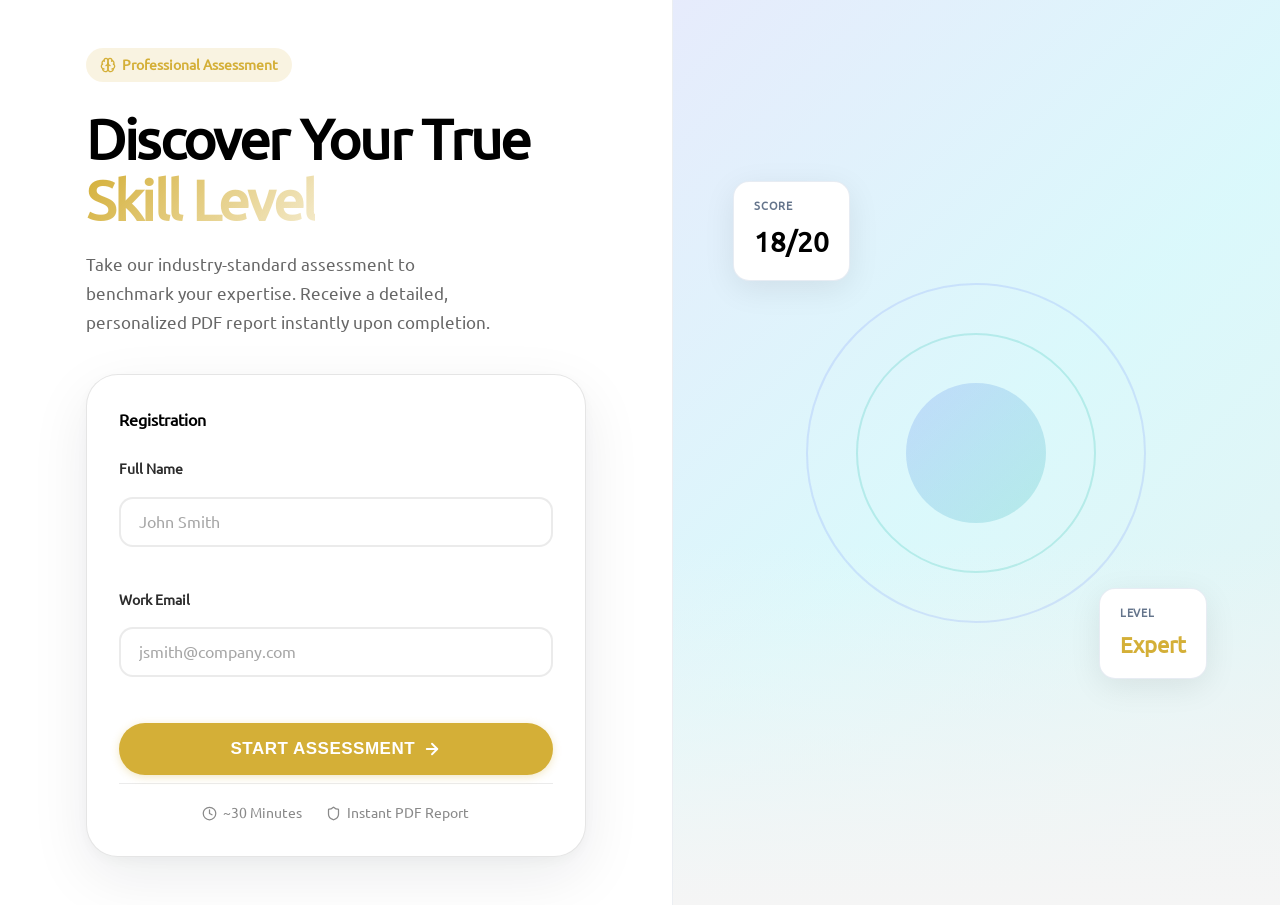
<file: index.html>
<!DOCTYPE html>
<html lang="en">
<head>
  <meta charset="UTF-8" />
  <meta name="viewport" content="width=device-width, initial-scale=1.0" />
  <title>Quiz Assessment Tool – Discover Your Skill Level</title>
  <meta name="description" content="Take our 20-question professional assessment and receive a detailed, downloadable PDF report instantly." />
  <link rel="preconnect" href="https://fonts.googleapis.com" />
  <link rel="preconnect" href="https://fonts.gstatic.com" crossorigin />
  <link href="https://fonts.googleapis.com/css2?family=Inter:wght@400;500;600;700;800&display=swap" rel="stylesheet" />
  <link rel="stylesheet" href="mmit-styles.css" />
  <link rel="stylesheet" href="styles.css" />
  <link rel="apple-touch-icon" sizes="180x180" href="./favicon_io/apple-touch-icon.png">
  <link rel="icon" type="image/png" sizes="32x32" href="./favicon_io/favicon-32x32.png">
  <link rel="icon" type="image/png" sizes="16x16" href="./favicon_io/favicon-16x16.png">
  <link rel="manifest" href="./favicon_io/site.webmanifest">
  <style>
    /* ── Landing-specific layout ── */
    .landing-wrap {
      min-height: 100vh;
      display: flex;
      flex-direction: row;
      position: relative;
      overflow: hidden;
      background: #fff;
    }

    /* Left column */
    .landing-left {
      flex: 1;
      display: flex;
      align-items: center;
      justify-content: center;
      padding: 3rem 2rem;
      z-index: 1;
      background: #fff;
    }
    .landing-content { width: 100%; max-width: 500px; }

    .page-title {
      font-size: clamp(2.25rem, 5vw, 3.5rem);
      font-weight: 800;
      line-height: 1.08;
      letter-spacing: -.03em;
      color: var(--slate-900);
      margin-bottom: 1.25rem;
    }
    .page-subtitle {
      font-size: 1.0625rem;
      line-height: 1.7;
      color: var(--slate-600);
      margin-bottom: 2.25rem;
      max-width: 420px;
    }

    /* Start form card */
    .start-card {
      background: var(--card);
      border: 1px solid var(--slate-100);
      border-radius: var(--radius-2xl);
      box-shadow: 0 20px 60px rgba(15,23,42,.08), 0 4px 16px rgba(15,23,42,.04);
      padding: 2rem;
    }
    .start-card .form-fields { display: flex; flex-direction: column; gap: 1.125rem; margin-bottom: 1.375rem; }

    /* Meta row */
    .meta-row {
      display: flex;
      align-items: center;
      justify-content: center;
      gap: 1.5rem;
      padding-top: 1.125rem;
      border-top: 1px solid var(--border);
      margin-top: .5rem;
      font-size: .875rem;
      font-weight: 500;
      color: var(--slate-500);
    }
    .meta-row span { display: flex; align-items: center; gap: .375rem; }

    /* Right column – hero image */
    .landing-right {
      flex: 1;
      position: relative;
      background: var(--slate-50);
      border-left: 1px solid rgba(226,232,240,.5);
      overflow: hidden;
      display: none;
    }
    @media(min-width:900px) { .landing-right { display: flex; align-items: center; justify-content: center; } }

    .hero-img {
      position: absolute;
      inset: 0;
      width: 100%;
      height: 100%;
      object-fit: cover;
      opacity: .88;
      mix-blend-mode: multiply;
    }
    .hero-fade {
      position: absolute;
      bottom: 0;
      left: 0;
      right: 0;
      height: 40%;
      background: linear-gradient(to top, var(--slate-50), transparent);
    }
  </style>
</head>
<body>

<div class="landing-wrap">
  <!-- Decorative blobs -->
  <div class="blob blob-tl"></div>
  <div class="blob blob-br"></div>

  <!-- Left: form -->
  <div class="landing-left">
    <div class="landing-content fade-up">

      <div class="chip" style="margin-bottom:1.75rem">
        <!-- brain icon -->
        <svg width="16" height="16" viewBox="0 0 24 24" fill="none" stroke="currentColor" stroke-width="2" stroke-linecap="round" stroke-linejoin="round"><path d="M12 5a3 3 0 1 0-5.997.125 4 4 0 0 0-2.526 5.77 4 4 0 0 0 .556 6.588A4 4 0 1 0 12 18Z"/><path d="M12 5a3 3 0 1 1 5.997.125 4 4 0 0 1 2.526 5.77 4 4 0 0 1-.556 6.588A4 4 0 1 1 12 18Z"/><path d="M15 13a4.5 4.5 0 0 1-3-4 4.5 4.5 0 0 1-3 4"/><path d="M17.599 6.5a3 3 0 0 0 .399-1.375"/><path d="M6.003 5.125A3 3 0 0 0 6.401 6.5"/><path d="M3.477 10.896a4 4 0 0 1 .585-.396"/><path d="M19.938 10.5a4 4 0 0 1 .585.396"/><path d="M6 18a4 4 0 0 1-1.967-.516"/><path d="M19.967 17.484A4 4 0 0 1 18 18"/></svg>
        Professional Assessment
      </div>

      <h1 class="page-title">
        Discover Your True<br>
        <span class="gradient-text">Skill Level</span>
      </h1>

      <p class="page-subtitle">
        <!-- 20-question -->
        Take our industry-standard assessment to benchmark your expertise. Receive a detailed, personalized PDF report instantly upon completion.
      </p>

      <div class="start-card">
        <form id="startForm" novalidate>
          <div class="form-fields">
            <div class="form-group">
              <p style="font-weight: bold;">Registration</p>
              <label for="name">Full Name</label>
              <input type="text" id="name" placeholder="John Smith" autocomplete="name" />
              <span class="field-error" id="nameErr">Please enter your name (at least 2 characters).</span>
            </div>
            <div class="form-group">
              <label for="email">Work Email</label>
              <input type="email" id="email" placeholder="jsmith@company.com" autocomplete="email" />
              <span class="field-error" id="emailErr">Please enter a valid email address.</span>
            </div>
          </div>

          <button type="submit" class="btn btn-primary btn-lg btn-full" id="startBtn">
            Start Assessment
            <svg width="18" height="18" viewBox="0 0 24 24" fill="none" stroke="currentColor" stroke-width="2.5" stroke-linecap="round" stroke-linejoin="round"><path d="M5 12h14"/><path d="m12 5 7 7-7 7"/></svg>
          </button>

          <div class="meta-row">
            <span>
              <svg width="15" height="15" viewBox="0 0 24 24" fill="none" stroke="currentColor" stroke-width="2" stroke-linecap="round" stroke-linejoin="round"><circle cx="12" cy="12" r="10"/><polyline points="12 6 12 12 16 14"/></svg>
              ~30 Minutes
            </span>
            <span>
              <svg width="15" height="15" viewBox="0 0 24 24" fill="none" stroke="currentColor" stroke-width="2" stroke-linecap="round" stroke-linejoin="round"><path d="M20 13c0 5-3.5 7.5-7.66 8.95a1 1 0 0 1-.67-.01C7.5 20.5 4 18 4 13V6a1 1 0 0 1 1-1c2 0 4.5-1.2 6.24-2.72a1.17 1.17 0 0 1 1.52 0C14.51 3.81 17 5 19 5a1 1 0 0 1 1 1z"/></svg>
              Instant PDF Report
            </span>
          </div>
        </form>
      </div>

    </div>
  </div>

  <!-- Right: decorative panel -->
  <div class="landing-right">
    <!-- Gradient visual panel if no image is available -->
    <div style="position:absolute;inset:0;background:linear-gradient(135deg,#e0e7ff 0%,#cffafe 50%,#e0f2f1 100%);opacity:.7;"></div>
    <div class="hero-fade"></div>
    <!-- Decorative circles -->
    <div style="position:absolute;width:340px;height:340px;border-radius:50%;border:2px solid rgba(79,110,247,.15);top:50%;left:50%;transform:translate(-50%,-50%);"></div>
    <div style="position:absolute;width:240px;height:240px;border-radius:50%;border:2px solid rgba(20,184,166,.2);top:50%;left:50%;transform:translate(-50%,-50%);"></div>
    <div style="position:absolute;width:140px;height:140px;border-radius:50%;background:linear-gradient(135deg,rgba(79,110,247,.2),rgba(20,184,166,.2));top:50%;left:50%;transform:translate(-50%,-50%);"></div>
    <!-- Floating stat cards -->
    <div style="position:absolute;top:20%;left:10%;background:white;border-radius:1rem;padding:1rem 1.25rem;box-shadow:0 8px 32px rgba(0,0,0,.08);border:1px solid rgba(226,232,240,.8);">
      <div style="font-size:.6875rem;font-weight:700;text-transform:uppercase;letter-spacing:.06em;color:#64748b;margin-bottom:.25rem;">Score</div>
      <div style="font-size:1.75rem;font-weight:800;color:#000000;">18/20</div>
    </div>
    <div style="position:absolute;bottom:25%;right:12%;background:white;border-radius:1rem;padding:1rem 1.25rem;box-shadow:0 8px 32px rgba(0,0,0,.08);border:1px solid rgba(226,232,240,.8);">
      <div style="font-size:.6875rem;font-weight:700;text-transform:uppercase;letter-spacing:.06em;color:#64748b;margin-bottom:.25rem;">Level</div>
      <div style="font-size:1.375rem;font-weight:800;color:#D4AF37;">Expert</div>
    </div>
  </div>
</div>

<script>
  const form = document.getElementById('startForm');
  const nameInput = document.getElementById('name');
  const emailInput = document.getElementById('email');
  const nameErr = document.getElementById('nameErr');
  const emailErr = document.getElementById('emailErr');

  function validateName(v) { return v.trim().length >= 2; }
  function validateEmail(v) { return /^[^\s@]+@[^\s@]+\.[^\s@]+$/.test(v.trim()); }

  function showErr(input, errEl, show) {
    input.classList.toggle('error', show);
    errEl.classList.toggle('visible', show);
  }

  nameInput.addEventListener('input', () => showErr(nameInput, nameErr, !validateName(nameInput.value)));
  emailInput.addEventListener('input', () => showErr(emailInput, emailErr, !validateEmail(emailInput.value)));

  form.addEventListener('submit', e => {
    e.preventDefault();
    const nameOk = validateName(nameInput.value);
    const emailOk = validateEmail(emailInput.value);
    showErr(nameInput, nameErr, !nameOk);
    showErr(emailInput, emailErr, !emailOk);
    if (!nameOk || !emailOk) return;

    sessionStorage.setItem('qa_name', nameInput.value.trim());
    sessionStorage.setItem('qa_email', emailInput.value.trim());
    sessionStorage.removeItem('qa_answers');
    sessionStorage.removeItem('qa_result');
    window.location.href = 'main.html';
  });
</script>

</body>
</html>
</file>
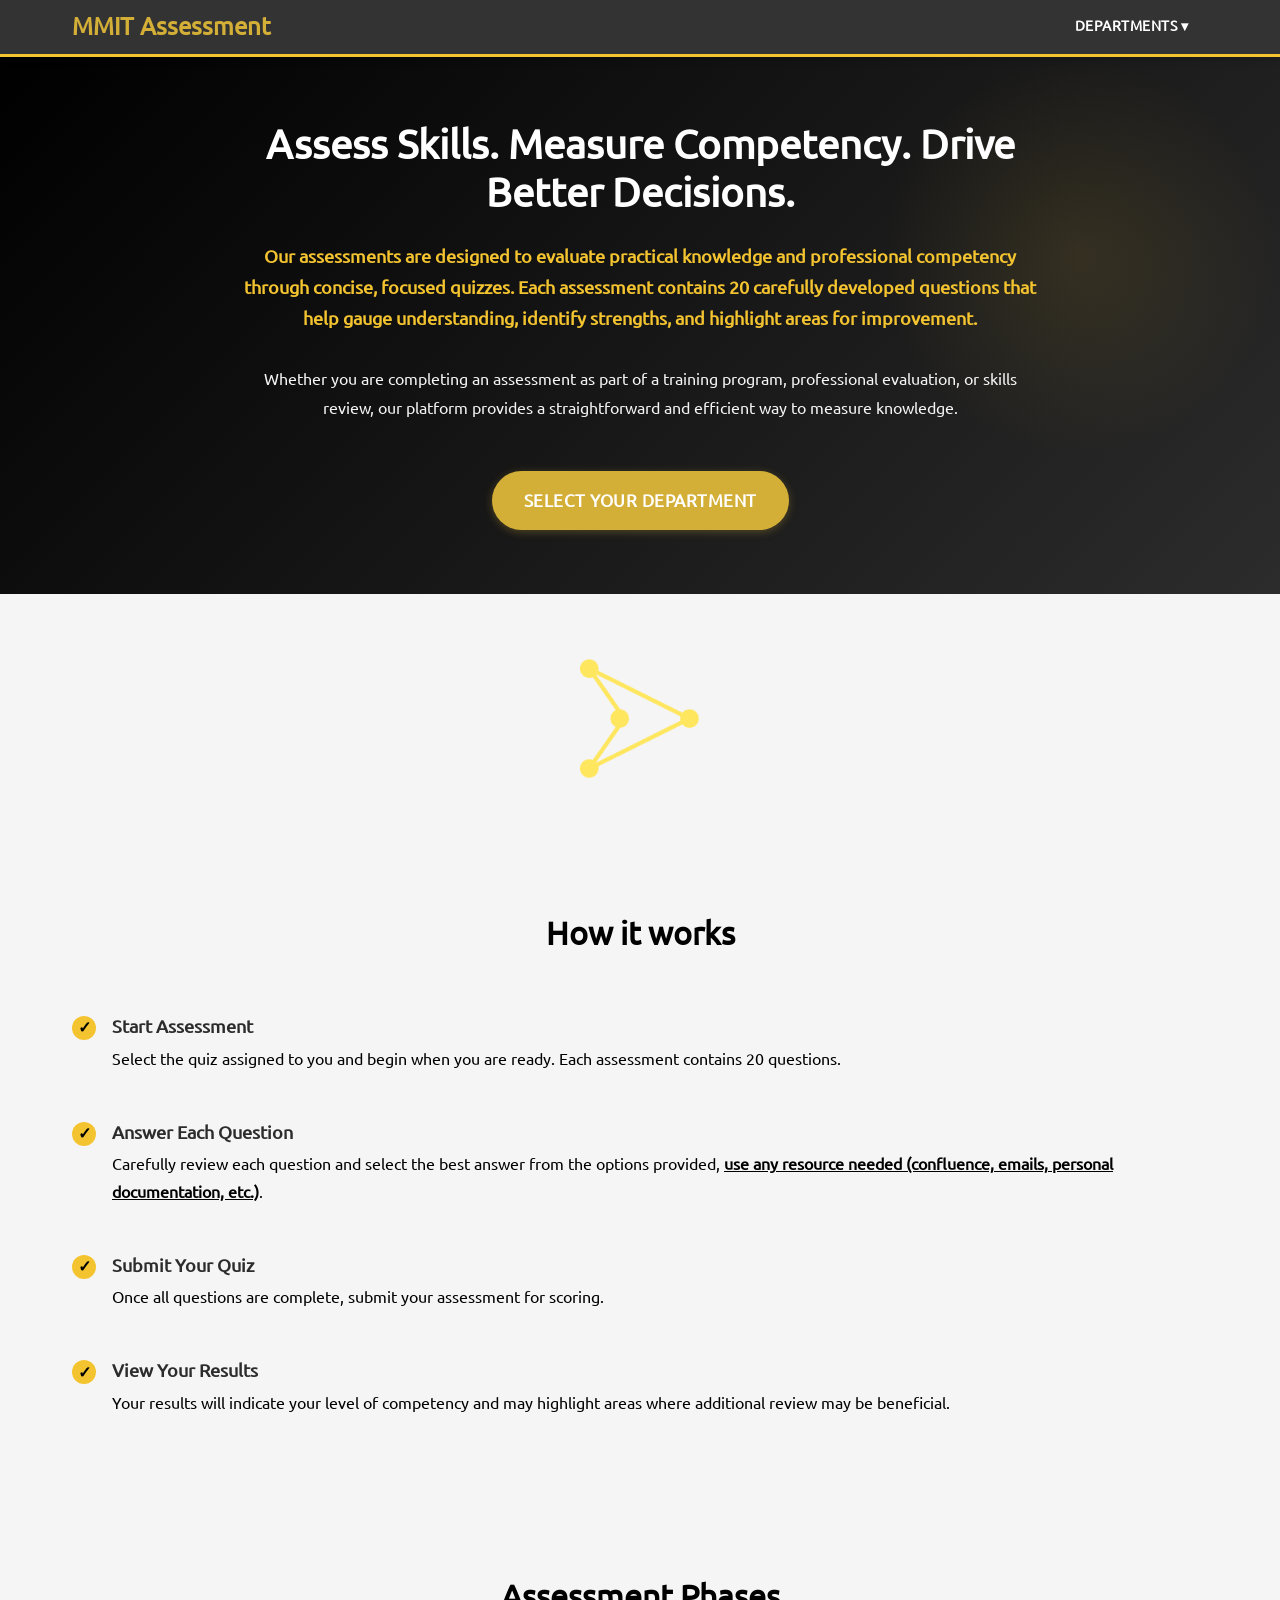
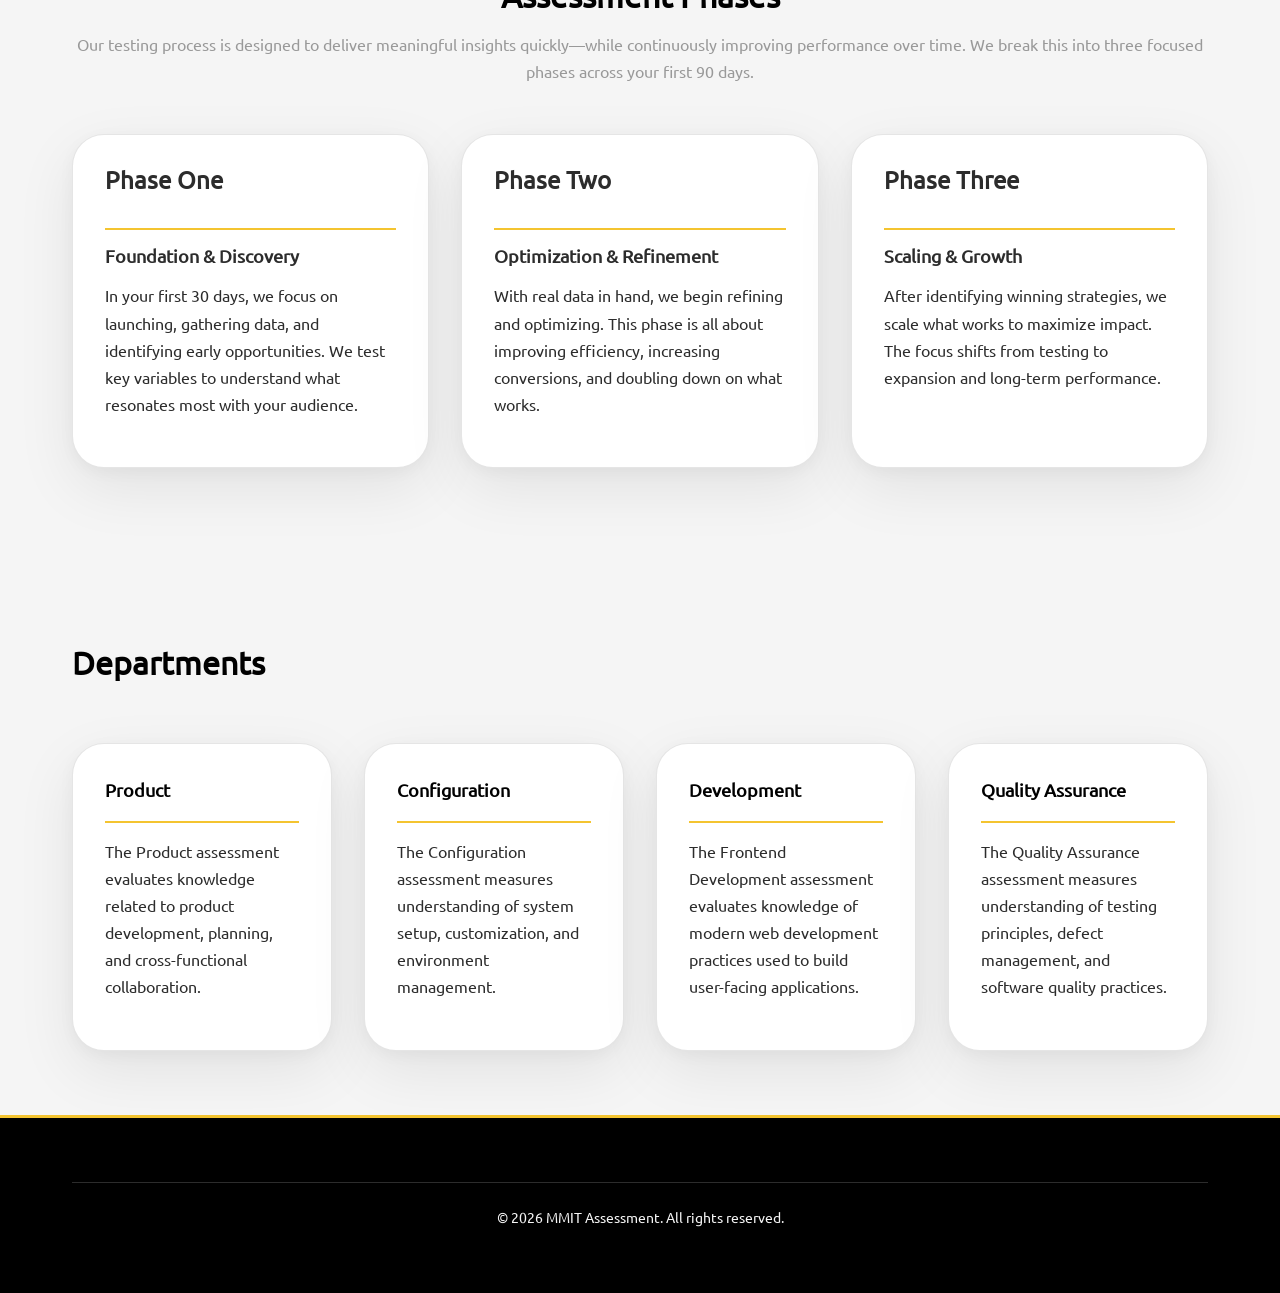
<file: main.html>
<!DOCTYPE html>
<html lang="en">
  <head>
    <meta charset="UTF-8" />
    <meta name="viewport" content="width=device-width, initial-scale=1.0" />
    <title>MMIT Landing Page</title>
    <link rel="stylesheet" href="mmit-styles.css" />
    <link rel="stylesheet" href="styles.css">
    <meta name="description" content="Modern healthcare-focused product landing page using the MMIT style guide." />
    <style>
      header {
        background:#333;
        padding:0;
      }

      .navbar ul{
        list-style:none;
        margin:0;
        padding:0;
        display:flex;
      }

      .navbar li{
        position:relative;
      }

      .navbar a{
        display:block;
        padding:15px 20px;
        color:white;
        text-decoration:none;
      }

      .navbar a:hover{
        background:#444;
      }

      /* Dropdown */
      .dropdown-menu{
        display:none;
        position:absolute;
        top:100%;
        left:0;
        background:#444;
        min-width:180px;
        flex-direction:column;
      }

      .dropdown-menu a{
        padding:12px 16px;
      }

      .dropdown:hover .dropdown-menu{
        display:block;
      }

      .quiz-card-link:hover {
        text-decoration: none;
      }
    </style>
  </head>
  <body>
    <header>
      <nav class="container navbar">
        <div class="logo" style="color: #D4AF37;">MMIT Assessment</div>
        <ul>
          <li class="dropdown">
            <a href="#!">Departments ▾</a>
            <div class="dropdown-menu">
              <a href="#">Configuration</a>
              <a href="./quiz-instructions.html">Developer</a>
              <a href="#">Product</a>
              <a href="#">Quality Assurance</a>
            </div>
          </li>
        </ul>
      </nav>
    </header>

    <main>
      <section class="hero" aria-label="Hero">
        <div class="hero-content">
          <!-- <p class="badge badge-primary">Launch faster · Scale smarter</p> -->
          <h1>Assess Skills. Measure Competency. Drive Better Decisions.</h1>
          <p class="hero-subtitle">Our assessments are designed to evaluate practical knowledge and professional competency through concise, focused quizzes. Each assessment contains 20 carefully developed questions that help gauge understanding, identify strengths, and highlight areas for improvement.</p>
          <p class="hero-description">
            Whether you are completing an assessment as part of a training program, professional evaluation, or skills review, our platform provides a straightforward and efficient way to measure knowledge.
          </p>
          <div class="flex flex-center gap-lg" >
            <a href="#features" class="btn btn-primary btn-lg">Select Your Department</a>
          </div>
        </div>
      </section>
      <section style="text-align: center;">
        <img src="./mmit-logo.png" alt="MMIT Logo" style="width: 120px; height: 120px;">
      </section>
      <section id="about">
        <div class="container grid grid-2 gap-xl">
          <div>
            <div class="section-header">
              <!-- <p class="section-header-accent">Our Standards</p> -->
              <h2>How it works</h2>
            </div>
            <ul class="feature-list">
              
              <li class="feature-item">
                <span class="feature-icon">✓</span>
                <div class="feature-content">
                  <h4>Start Assessment</h4>
                  <p>Select the quiz assigned to you and begin when you are ready. Each assessment contains 20 questions.</p>
                </div>
              </li>
              <li class="feature-item">
                <span class="feature-icon">✓</span>
                <div class="feature-content">
                  <h4>Answer Each Question</h4>
                  <p>Carefully review each question and select the best answer from the options provided, <span style="text-decoration: underline; font-weight: bold;">use any resource needed (confluence, emails, personal documentation, etc.)</span>.</p>
                </div>
              </li>
              <li class="feature-item">
                <span class="feature-icon">✓</span>
                <div class="feature-content">
                  <h4>Submit Your Quiz</h4>
                  <p>Once all questions are complete, submit your assessment for scoring.</p>
                </div>
              </li>

              <li class="feature-item">
                <span class="feature-icon">✓</span>
                <div class="feature-content">
                  <h4>View Your Results</h4>
                  <p>Your results will indicate your level of competency and may highlight areas where additional review may be beneficial.</p>
                </div>
              </li>
            </ul>
          </div>
        </div>
      </section>
      <section id="tips">
        <div class="container">
          <div class="section-header">
            <h2>Assessment Phases</h2>
            <p class="text-muted">Our testing process is designed to deliver meaningful insights quickly—while continuously improving performance over time. We break this into three focused phases across your first 90 days.</p>
          </div>

          <div class="grid grid-3">
            <div class="card">
              <div class="card-header">
                <h3>Phase One</h3>
              </div>
              <div class="card-body">
                <h4>Foundation & Discovery</h4>
                <p>In your first 30 days, we focus on launching, gathering data, and identifying early opportunities. We test key variables to understand what resonates most with your audience.</p>
              </div>
            </div>

            <div class="card">
              <div class="card-header">
                <h3>Phase Two</h3>
              </div>
              <div class="card-body">
                <h4>Optimization & Refinement</h4>
                <p>With real data in hand, we begin refining and optimizing. This phase is all about improving efficiency, increasing conversions, and doubling down on what works.</p>
              </div>
            </div>

            <div class="card">
              <div class="card-header">
                <h3>Phase Three</h3>
              </div>
              <div class="card-body">
                <h4>Scaling & Growth</h4>
                <p>After identifying winning strategies, we scale what works to maximize impact. The focus shifts from testing to expansion and long-term performance.</p>
              </div>
            </div>
          </div>
        </div>
      </section>
      <section id="features" class="section-light">
        <div class="container">
          <div class="section-header">
            <!-- <h2>Everything your team needs to move faster</h2>
            <p class="text-muted">
              Our assessments are designed to measure applied knowledge and practical understanding of key concepts relevant to your role or training program.
            </p>
            <p class="text-muted">
              Each quiz includes 20 multiple-choice questions selected to cover core topics and commonly encountered scenarios. Questions are structured to evaluate not only factual knowledge but also the ability to apply that knowledge effectively.
            </p>
            <p class="text-muted">
              The goal of these assessments is to provide a clear and reliable snapshot of competency, helping both individuals and organizations understand current skill levels.
            </p> -->
          </div>
          <!-- <span class="text-muted" style="font-size: 18px;">&nbsp;(click below)</span> -->
          <h2 style="margin-bottom: 60px;">Departments</h2>
          <a class="quiz-card-link" href="">
            <div class="grid grid-4">
              <div class="card">
                <div class="card-header">Product</div>
                <div class="card-body">
                  <p>
                    The Product assessment evaluates knowledge related to product development, planning, and cross-functional collaboration.
                    <!-- 
                    Questions focus on areas such as product strategy, requirements definition, prioritization, user experience considerations, and working with engineering teams. This assessment measures the ability to translate business needs and user insights into clear product direction.
                    -->
                  </p>
                </div>
              </div>
            </a>
            <a class="quiz-card-link" href="">
              <div class="card">
                <div class="card-header">Configuration</div>
                <div class="card-body">
                  <p>
                    The Configuration assessment measures understanding of system setup, customization, and environment management.
                    <!-- 
                    Questions focus on configuration best practices, platform settings, workflow setup, and maintaining system consistency across environments. This quiz is designed to evaluate a candidate’s ability to configure systems effectively while supporting operational stability and scalability.
                    -->
                  </p>
                </div>
              </div>
            </a>
            <a class="quiz-card-link" href="./quiz-instructions.html">
              <div class="card">
                <div class="card-header">Development</div>
                <div class="card-body">
                  <p>
                    The Frontend Development assessment evaluates knowledge of modern web development practices used to build user-facing applications.
                  </p>
                    <!-- 
                    Questions focus on core concepts such as HTML, CSS, JavaScript, responsive design, performance, and common development workflows. This quiz is designed to measure a developer’s ability to create accessible, maintainable, and user-friendly interfaces.
                     -->
                </div>
              </div>
            </a>
            <a class="quiz-card-link" href="">
              <div class="card">
                <div class="card-header">Quality Assurance</div>
                <div class="card-body">
                  <p>
                    The Quality Assurance assessment measures understanding of testing principles, defect management, and software quality practices.
                    <!-- 
                    Questions cover topics such as test planning, test case design, regression testing, automation fundamentals, and bug reporting. The goal of this assessment is to evaluate a candidate’s ability to identify issues, ensure reliability, and support the delivery of high-quality software.
                    -->
                  </p>
                </div>
              </div>
            </a>
          </div>
        </div>
      </section>
    </main>

    <footer>
      <div class="container">
        <div class="footer-content" style="display: none;">
          <div class="footer-section">
            <h3>Need Help?</h3>
            <a href="#">Contact Support</a>
            <a href="#">Quiz Policies</a>
            <a href="#">Technical Guide</a>
          </div>
          <div class="footer-section">
            <h3>Quick Links</h3>
            <a href="#getting-started">Getting Started</a>
            <a href="#tips">Pro Tips</a>
            <a href="#faq">FAQ</a>
          </div>
          <div class="footer-section">
            <h3>Stay Ready</h3>
            <p class="text-muted">Make sure your device is fully charged and your browser is updated before beginning a quiz.</p>
          </div>
        </div>
        <div class="footer-bottom">
          &copy; 2026 MMIT Assessment. All rights reserved.
        </div>
      </div>
    </footer>
  </body>
</html>
</file>
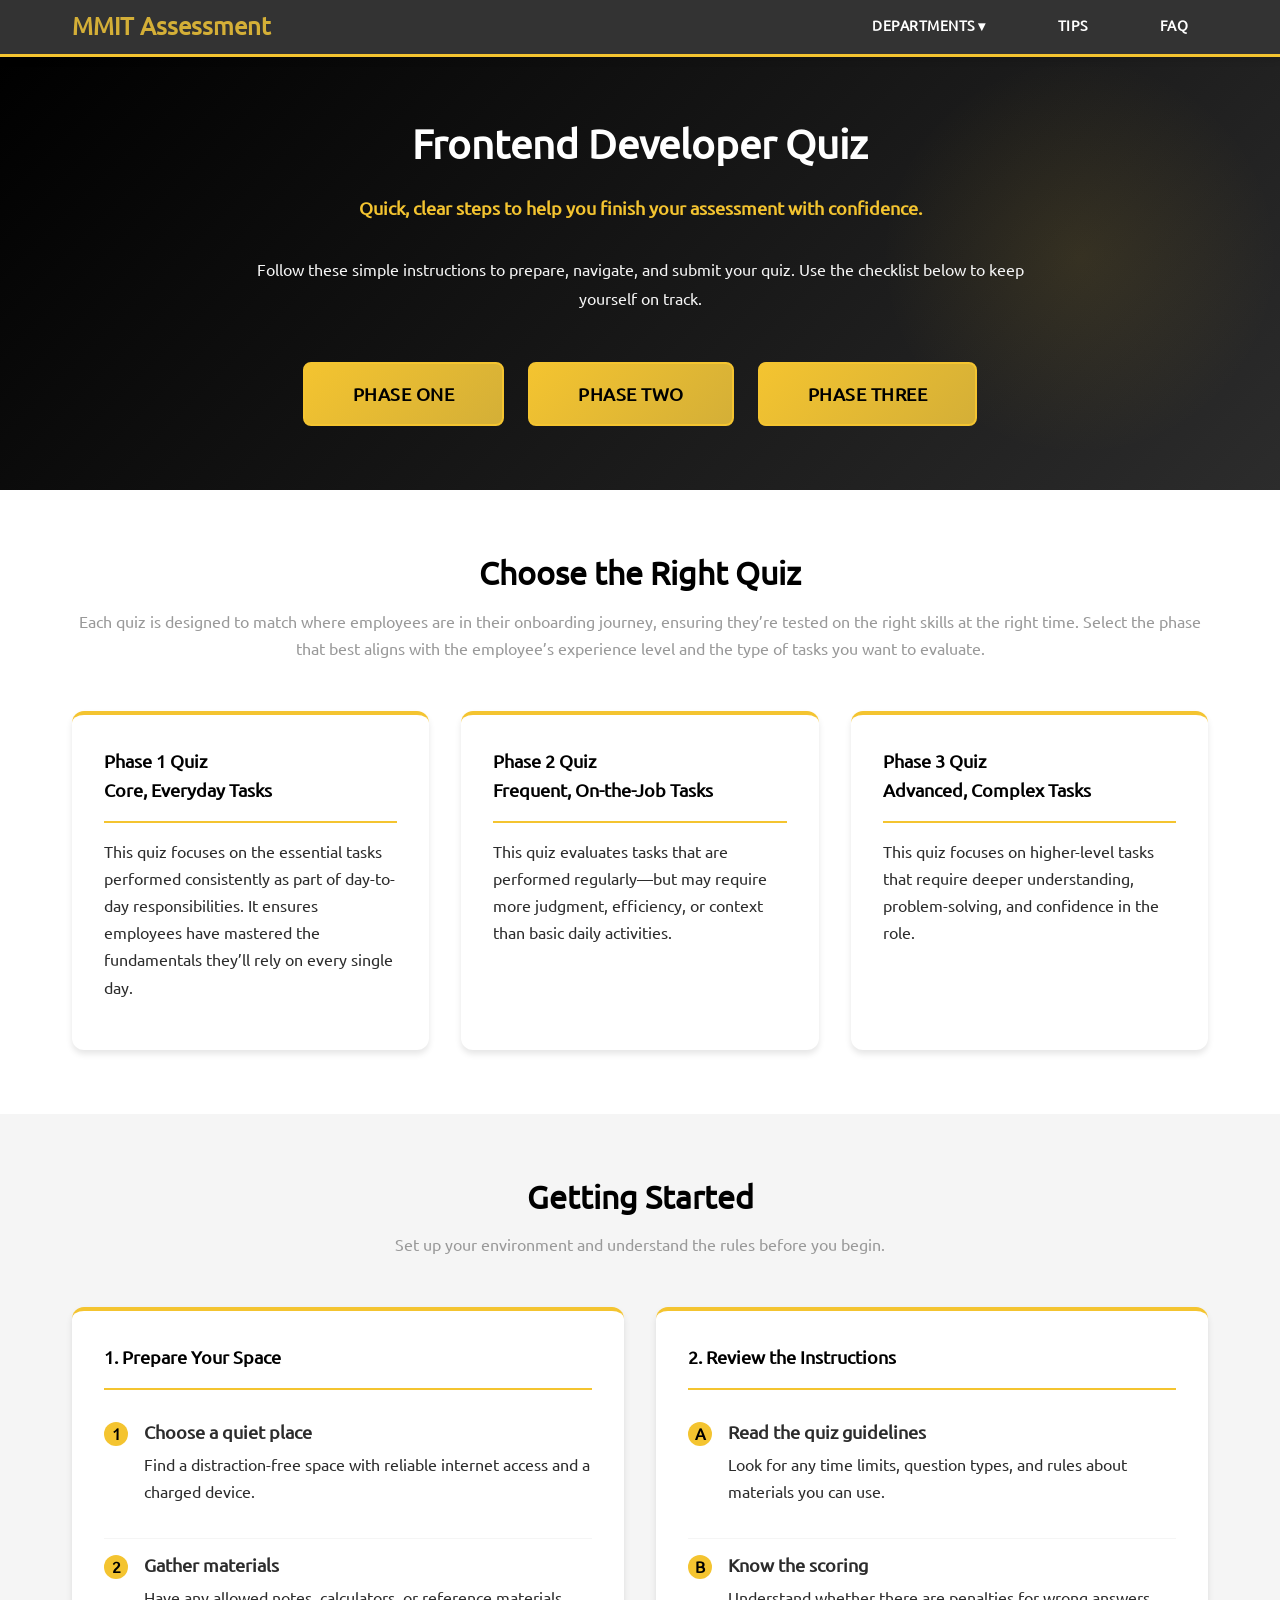
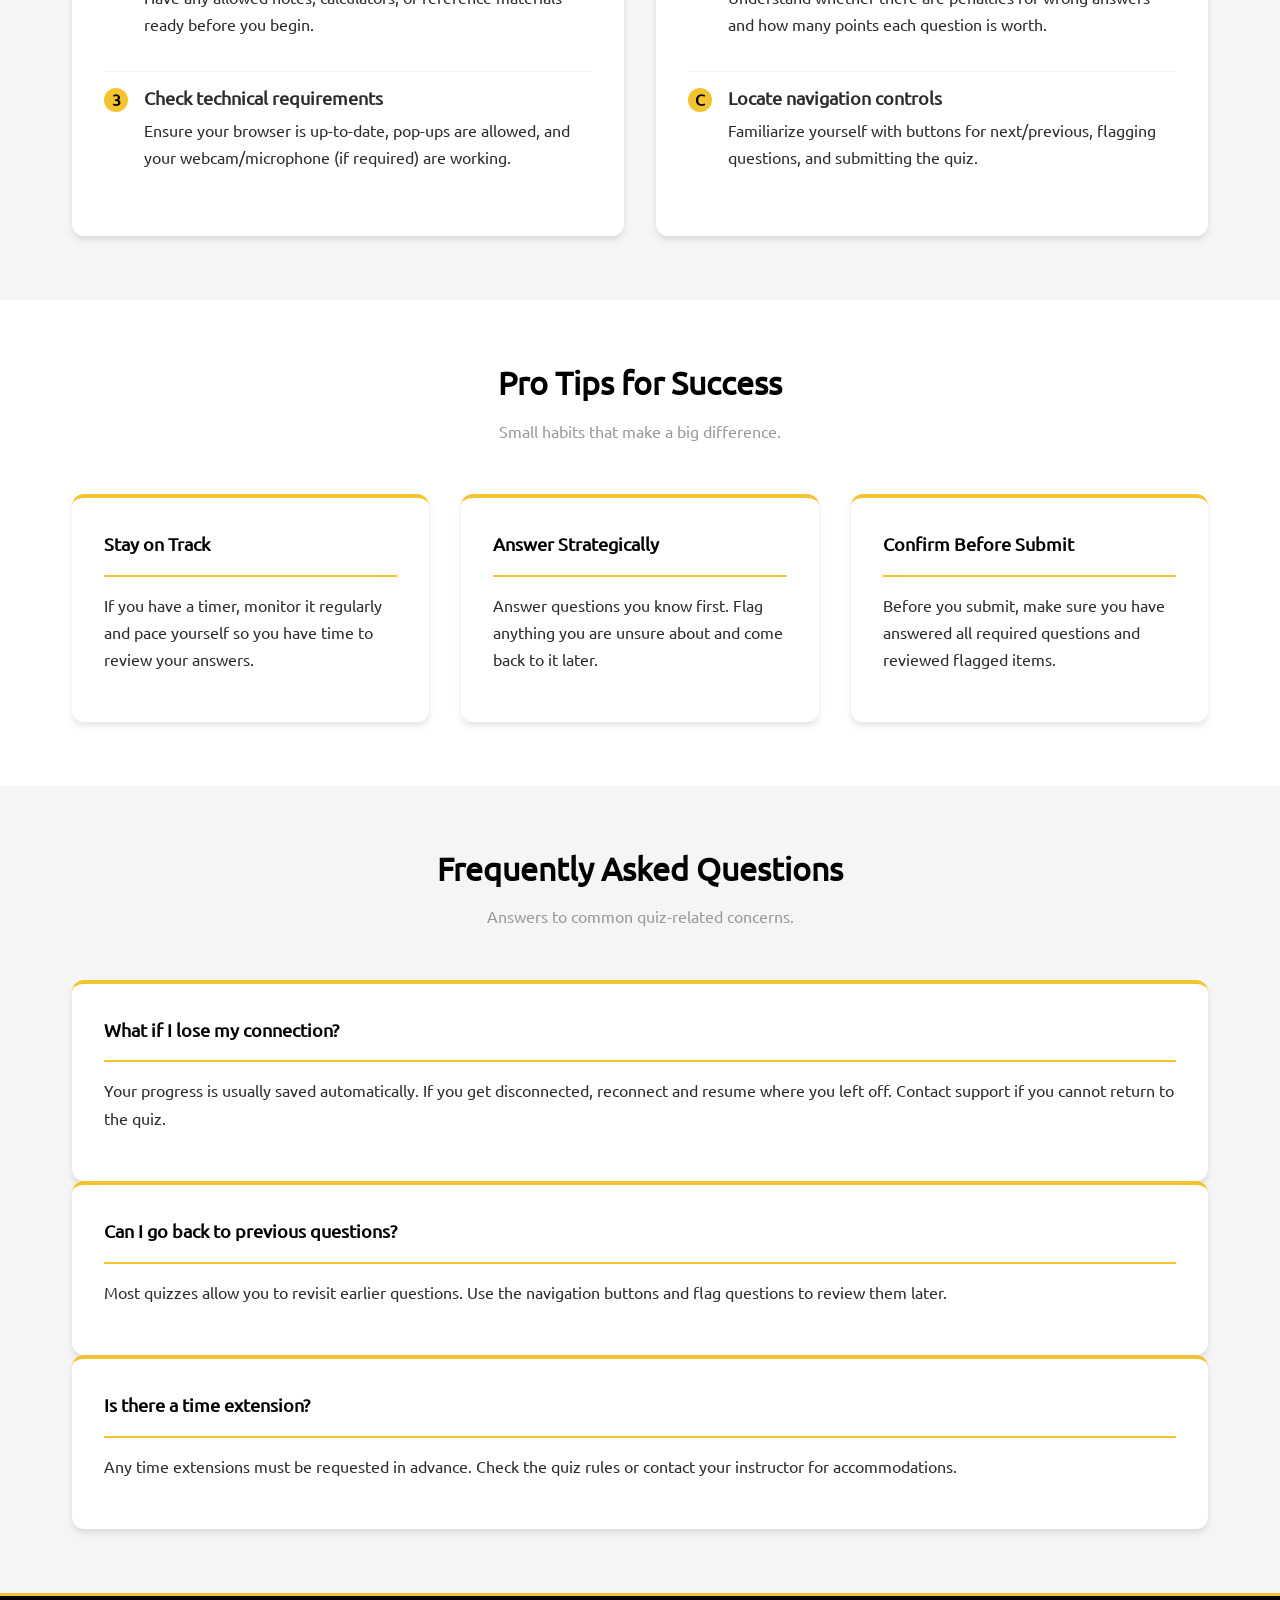
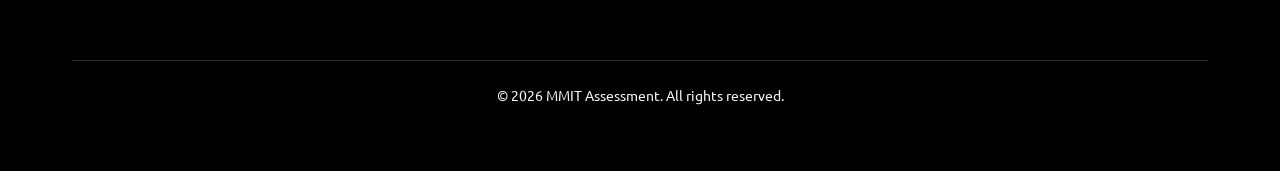
<file: quiz-instructions.html>
<!DOCTYPE html>
<html lang="en">
<head>
  <meta charset="UTF-8" />
  <meta name="viewport" content="width=device-width, initial-scale=1.0" />
  <title>Online Quiz Instructions</title>
  <link rel="stylesheet" href="mmit-styles.css" />
  <style>
    header {
      background:#333;
      padding:0;
    }

    .navbar ul{
      list-style:none;
      margin:0;
      padding:0;
      display:flex;
    }

    .navbar li{
      position:relative;
    }

    .navbar a{
      display:block;
      padding:15px 20px;
      color:white;
      text-decoration:none;
    }

    .navbar a:hover{
      background:#444;
    }

    /* Dropdown */
    .dropdown-menu{
      display:none;
      position:absolute;
      top:100%;
      left:0;
      background:#444;
      min-width:180px;
      flex-direction:column;
    }

    .dropdown-menu a{
      padding:12px 16px;
    }

    .dropdown:hover .dropdown-menu{
      display:block;
    }
  </style>
</head>
<body>
  <header>
    <nav class="container navbar">
      <div class="logo" style="color: #D4AF37;">MMIT Assessment</div>
      <ul>
        <li class="dropdown">
          <a href="#">Departments ▾</a>

          <div class="dropdown-menu">
            <a href="#">Product</a>
            <a href="#">Configuration</a>
            <a href="#">Quality Assurance</a>
          </div>
        </li>
        <li><a href="#tips">Tips</a></li>
        <li><a href="#faq">FAQ</a></li>
      </ul>
    </nav>
  </header>

  <section class="hero">
    <div class="hero-content">
      <h1>Frontend Developer Quiz</h1>
      <p class="hero-subtitle">Quick, clear steps to help you finish your assessment with confidence.</p>
      <p class="hero-description">Follow these simple instructions to prepare, navigate, and submit your quiz. Use the checklist below to keep yourself on track.</p>
      <div class="phase-btn-wrapper">
        <a href="./quiz.html" class="btn btn-primary btn-lg" style="margin-right: 20px;">Phase One</a>
        <a href="./quiz.html" class="btn btn-primary btn-lg" style="margin-right: 20px;">Phase Two</a>
        <a href="./quiz.html" class="btn btn-primary btn-lg">Phase Three</a>
      </div>
    </div>
  </section>

  <section id="tips">
    <div class="container">
      <div class="section-header">
        <h2>Choose the Right Quiz</h2>
        <p class="text-muted">Each quiz is designed to match where employees are in their onboarding journey, ensuring they’re tested on the right skills at the right time. Select the phase that best aligns with the employee’s experience level and the type of tasks you want to evaluate.</p>
      </div>

      <div class="grid grid-3">
        <div class="card">
          <div class="card-header">Phase 1 Quiz<br> Core, Everyday Tasks</div>
          <div class="card-body">
            <p>This quiz focuses on the essential tasks performed consistently as part of day-to-day responsibilities. It ensures employees have mastered the fundamentals they’ll rely on every single day.</p>
          </div>
        </div>

        <div class="card">
          <div class="card-header">Phase 2 Quiz<br> Frequent, On-the-Job Tasks</div>
          <div class="card-body">
            <p>This quiz evaluates tasks that are performed regularly—but may require more judgment, efficiency, or context than basic daily activities.</p>
          </div>
        </div>

        <div class="card">
          <div class="card-header">Phase 3 Quiz<br> Advanced, Complex Tasks</div>
          <div class="card-body">
            <p>This quiz focuses on higher-level tasks that require deeper understanding, problem-solving, and confidence in the role.</p>
          </div>
        </div>
      </div>
    </div>
  </section>

  <section id="getting-started" class="section-light">
    <div class="container">
      <div class="section-header">
        <h2>Getting Started</h2>
        <p class="text-muted">Set up your environment and understand the rules before you begin.</p>
      </div>

      <div class="grid grid-2">
        <div class="card">
          <div class="card-header">1. Prepare Your Space</div>
          <div class="card-body">
            <ul class="feature-list">
              <li class="feature-item">
                <div class="feature-icon">1</div>
                <div class="feature-content">
                  <h4>Choose a quiet place</h4>
                  <p>Find a distraction-free space with reliable internet access and a charged device.</p>
                </div>
              </li>
              <li class="feature-item">
                <div class="feature-icon">2</div>
                <div class="feature-content">
                  <h4>Gather materials</h4>
                  <p>Have any allowed notes, calculators, or reference materials ready before you begin.</p>
                </div>
              </li>
              <li class="feature-item">
                <div class="feature-icon">3</div>
                <div class="feature-content">
                  <h4>Check technical requirements</h4>
                  <p>Ensure your browser is up-to-date, pop-ups are allowed, and your webcam/microphone (if required) are working.</p>
                </div>
              </li>
            </ul>
          </div>
        </div>

        <div class="card">
          <div class="card-header">2. Review the Instructions</div>
          <div class="card-body">
            <ul class="feature-list">
              <li class="feature-item">
                <div class="feature-icon">A</div>
                <div class="feature-content">
                  <h4>Read the quiz guidelines</h4>
                  <p>Look for any time limits, question types, and rules about materials you can use.</p>
                </div>
              </li>
              <li class="feature-item">
                <div class="feature-icon">B</div>
                <div class="feature-content">
                  <h4>Know the scoring</h4>
                  <p>Understand whether there are penalties for wrong answers and how many points each question is worth.</p>
                </div>
              </li>
              <li class="feature-item">
                <div class="feature-icon">C</div>
                <div class="feature-content">
                  <h4>Locate navigation controls</h4>
                  <p>Familiarize yourself with buttons for next/previous, flagging questions, and submitting the quiz.</p>
                </div>
              </li>
            </ul>
          </div>
        </div>
      </div>
    </div>
  </section>

  <section id="tips">
    <div class="container">
      <div class="section-header">
        <h2>Pro Tips for Success</h2>
        <p class="text-muted">Small habits that make a big difference.</p>
      </div>

      <div class="grid grid-3">
        <div class="card">
          <div class="card-header">Stay on Track</div>
          <div class="card-body">
            <p>If you have a timer, monitor it regularly and pace yourself so you have time to review your answers.</p>
          </div>
        </div>

        <div class="card">
          <div class="card-header">Answer Strategically</div>
          <div class="card-body">
            <p>Answer questions you know first. Flag anything you are unsure about and come back to it later.</p>
          </div>
        </div>

        <div class="card">
          <div class="card-header">Confirm Before Submit</div>
          <div class="card-body">
            <p>Before you submit, make sure you have answered all required questions and reviewed flagged items.</p>
          </div>
        </div>
      </div>
    </div>
  </section>

  <section id="faq" class="section-light">
    <div class="container">
      <div class="section-header">
        <h2>Frequently Asked Questions</h2>
        <p class="text-muted">Answers to common quiz-related concerns.</p>
      </div>

      <div class="card">
        <div class="card-header">What if I lose my connection?</div>
        <div class="card-body">
          <p>Your progress is usually saved automatically. If you get disconnected, reconnect and resume where you left off. Contact support if you cannot return to the quiz.</p>
        </div>
      </div>

      <div class="card">
        <div class="card-header">Can I go back to previous questions?</div>
        <div class="card-body">
          <p>Most quizzes allow you to revisit earlier questions. Use the navigation buttons and flag questions to review them later.</p>
        </div>
      </div>

      <div class="card">
        <div class="card-header">Is there a time extension?</div>
        <div class="card-body">
          <p>Any time extensions must be requested in advance. Check the quiz rules or contact your instructor for accommodations.</p>
        </div>
      </div>
    </div>
  </section>

  <footer>
    <div class="container">
      <div class="footer-content" style="display: none;">
        <div class="footer-section">
          <h3>Need Help?</h3>
          <a href="#">Contact Support</a>
          <a href="#">Quiz Policies</a>
          <a href="#">Technical Guide</a>
        </div>
        <div class="footer-section">
          <h3>Quick Links</h3>
          <a href="#getting-started">Getting Started</a>
          <a href="#tips">Pro Tips</a>
          <a href="#faq">FAQ</a>
        </div>
        <div class="footer-section">
          <h3>Stay Ready</h3>
          <p class="text-muted">Make sure your device is fully charged and your browser is updated before beginning a quiz.</p>
        </div>
      </div>
      <div class="footer-bottom">
        &copy; 2026 MMIT Assessment. All rights reserved.
      </div>
    </div>
  </footer>
</body>
</html>
</file>
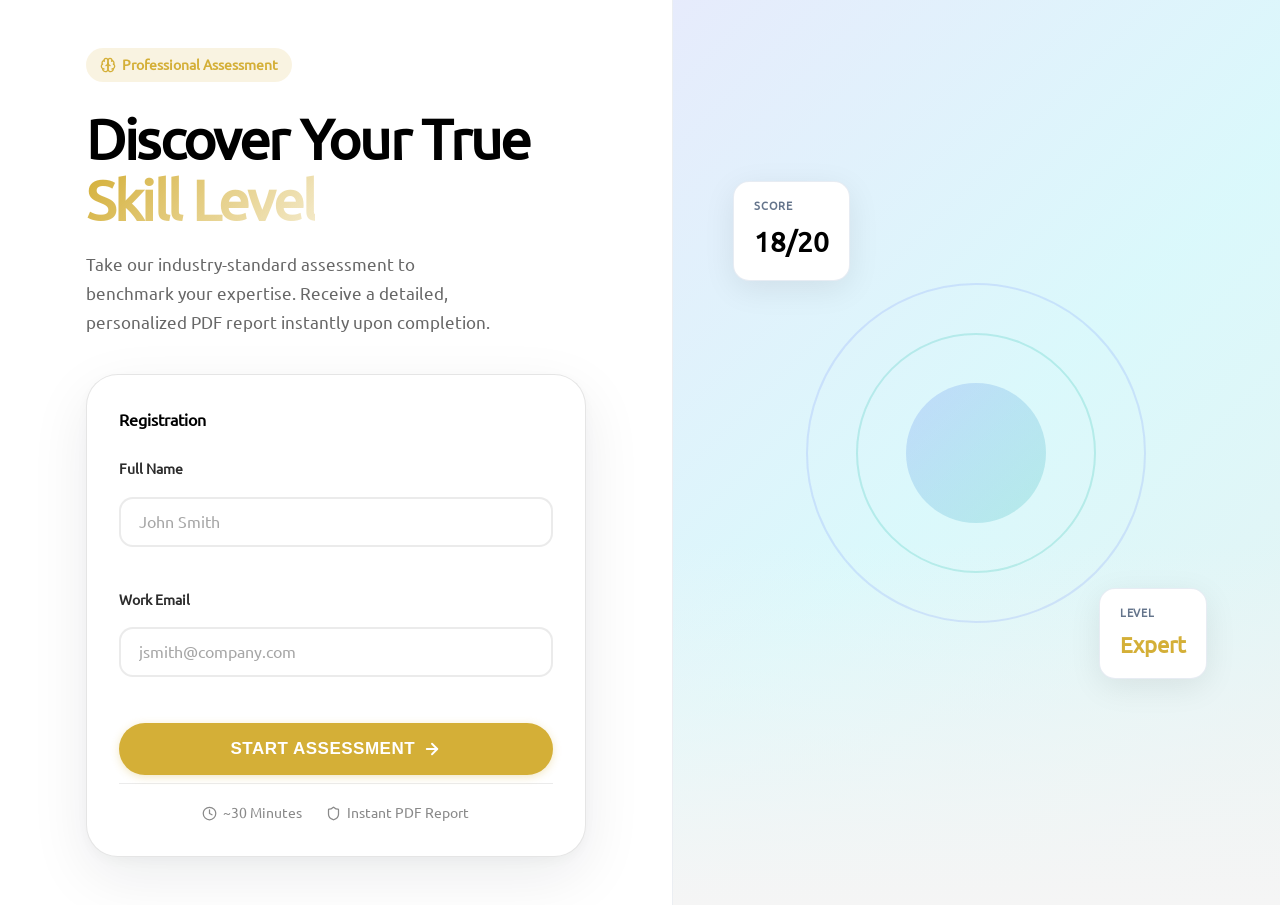
<file: quiz.html>
<!DOCTYPE html>
<html lang="en">
<head>
  <meta charset="UTF-8" />
  <meta name="viewport" content="width=device-width, initial-scale=1.0" />
  <title>Quiz – Assessment Tool</title>
  <link rel="preconnect" href="https://fonts.googleapis.com" />
  <link rel="preconnect" href="https://fonts.gstatic.com" crossorigin />
  <link href="https://fonts.googleapis.com/css2?family=Inter:wght@400;500;600;700;800&display=swap" rel="stylesheet" />
  <link rel="stylesheet" href="mmit-styles.css" />
  <link rel="stylesheet" href="styles.css" />
  <style>
    body { background: var(--slate-50); }

    .quiz-top-bar {
      position: fixed;
      top: 0; left: 0; right: 0;
      height: 4px;
      z-index: 100;
    }

    .quiz-wrap {
      min-height: 100vh;
      display: flex;
      flex-direction: column;
      align-items: center;
      padding: 4.5rem 1.25rem 2rem;
      position: relative;
      overflow: hidden;
    }

    .quiz-bg-grad {
      position: absolute;
      top: 0; left: 0; right: 0;
      height: 280px;
      background: linear-gradient(to bottom, rgba(212,175,55,.12), transparent);
      pointer-events: none;
    }

    .quiz-inner {
      width: 100%;
      max-width: 760px;
      z-index: 1;
      display: flex;
      flex-direction: column;
      gap: 1.5rem;
    }

    /* Header */
    .quiz-header { display: flex; align-items: flex-end; justify-content: space-between; margin-bottom: .25rem; }
    .quiz-header-left .quiz-label {
      font-size: .75rem;
      font-weight: 700;
      letter-spacing: .08em;
      text-transform: uppercase;
      color: var(--slate-500);
      margin-bottom: .25rem;
    }
    .quiz-header-left .quiz-counter {
      font-size: 1.5rem;
      font-weight: 800;
      color: var(--slate-900);
      line-height: 1;
    }
    .quiz-header-left .quiz-counter span { font-weight: 400; color: var(--slate-400); }
    .pct-pill {
      font-size: .875rem;
      font-weight: 600;
      color: var(--slate-500);
      background: var(--card);
      border: 1px solid var(--border);
      border-radius: var(--radius-full);
      padding: .35rem .875rem;
      box-shadow: 0 1px 4px rgba(0,0,0,.04);
    }

    /* Question card */
    .q-card {
      background: var(--card);
      border: 1px solid var(--slate-100);
      border-radius: var(--radius-2xl);
      box-shadow: var(--shadow-card);
      padding: 2.25rem 2rem;
    }
    .q-text {
      font-size: clamp(1.0625rem, 2.5vw, 1.3125rem);
      font-weight: 600;
      color: var(--slate-900);
      line-height: 1.45;
      margin-bottom: 1.75rem;
    }
    .options { display: flex; flex-direction: column; gap: .875rem; }

    /* Footer */
    .quiz-footer {
      display: flex;
      justify-content: space-between;
      align-items: center;
      padding-top: 1rem;
      border-top: 1px solid rgba(226,232,240,.6);
    }

    /* Loading / error states */
    .state-center {
      min-height: 100vh;
      display: flex;
      align-items: center;
      justify-content: center;
      flex-direction: column;
      gap: 1rem;
      padding: 2rem;
    }
  </style>
</head>
<body>

<!-- Top progress bar (thin rainbow line) -->
<div class="quiz-top-bar">
  <div id="topBar" style="height:100%;background:linear-gradient(90deg,var(--primary),#000);width:0%;transition:width .4s ease;"></div>
</div>

<div class="quiz-wrap" id="quizWrap">
  <div class="quiz-bg-grad"></div>
  <div class="quiz-inner">

    <!-- Header + progress -->
    <div>
      <div class="quiz-header">
        <div class="quiz-header-left">
          <div class="quiz-label">Assessment</div>
          <div class="quiz-counter">Question <span id="qNum">1</span> <span>/ <span id="qTotal">20</span></span></div>
        </div>
        <div class="pct-pill" id="pctPill">0% Complete</div>
      </div>
      <div style="margin-top:.875rem;">
        <div class="progress-wrap"><div class="progress-fill" id="progressBar" style="width:0%"></div></div>
      </div>
    </div>

    <!-- Question + options -->
    <div class="q-card fade-up" id="qCard">
      <p class="q-text" id="qText"></p>
      <div class="options" id="optionsList"></div>
    </div>

    <!-- Navigation -->
    <div class="quiz-footer">
      <button class="btn btn-ghost" id="prevBtn" disabled onclick="navigate(-1)">Previous</button>
      <button class="btn btn-ghost confluence-link"><a href="https://mmitnetwork.atlassian.net/wiki/spaces/CD/pages/14179631144/HTML+Wiki" style="text-decoration: underline; color: #000000;" target="_blank">Confluence</a></button>
      <button class="btn btn-primary" id="nextBtn" disabled onclick="navigate(1)">
        <span id="nextLabel">Next Question</span>
        <svg id="nextIcon" width="18" height="18" viewBox="0 0 24 24" fill="none" stroke="currentColor" stroke-width="2.5" stroke-linecap="round" stroke-linejoin="round"><path d="m9 18 6-6-6-6"/></svg>
      </button>
    </div>

  </div>
</div>

<script src="questions.js"></script>
<script>
  const name  = sessionStorage.getItem('qa_name');
  const email = sessionStorage.getItem('qa_email');
  if (!name || !email) { window.location.href = 'index.html'; }

  const answers = JSON.parse(sessionStorage.getItem('qa_answers') || 'null') || new Array(QUESTIONS.length).fill(null);
  let currentIdx = 0;

  const qNum        = document.getElementById('qNum');
  const qTotal      = document.getElementById('qTotal');
  const qText       = document.getElementById('qText');
  const optionsList = document.getElementById('optionsList');
  const progressBar = document.getElementById('progressBar');
  const topBar      = document.getElementById('topBar');
  const pctPill     = document.getElementById('pctPill');
  const prevBtn     = document.getElementById('prevBtn');
  const nextBtn     = document.getElementById('nextBtn');
  const nextLabel   = document.getElementById('nextLabel');
  const nextIcon    = document.getElementById('nextIcon');

  qTotal.textContent = QUESTIONS.length;

  function renderQuestion() {
    const q = QUESTIONS[currentIdx];
    const answered = answers[currentIdx];
    const isLast = currentIdx === QUESTIONS.length - 1;
    const pct = Math.round((currentIdx / QUESTIONS.length) * 100);

    qNum.textContent  = currentIdx + 1;
    qText.textContent = q.question;
    pctPill.textContent = pct + '% Complete';
    progressBar.style.width = pct + '%';
    topBar.style.width = pct + '%';

    prevBtn.disabled = currentIdx === 0;
    nextBtn.disabled = !answered;
    nextLabel.textContent = isLast ? 'Submit Assessment' : 'Next Question';
    nextIcon.style.display = isLast ? 'none' : '';

    optionsList.innerHTML = '';
    q.options.forEach((opt, idx) => {
      const letters = ['A','B','C','D','E','F'];
      const btn = document.createElement('button');
      btn.className = 'option-btn' + (answered === opt ? ' selected' : '');
      btn.innerHTML = `
        <span class="option-letter">${letters[idx]}</span>
        <span class="option-text">${opt}</span>
        <svg class="option-check" viewBox="0 0 24 24" fill="none" stroke="currentColor" stroke-width="2.5" stroke-linecap="round" stroke-linejoin="round">
          <path d="M22 11.08V12a10 10 0 1 1-5.93-9.14"/>
          <polyline points="22 4 12 14.01 9 11.01"/>
        </svg>`;
      btn.onclick = () => selectAnswer(opt);
      optionsList.appendChild(btn);
    });
  }

  function selectAnswer(opt) {
    answers[currentIdx] = opt;
    sessionStorage.setItem('qa_answers', JSON.stringify(answers));
    renderQuestion();
  }

  function navigate(dir) {
    const isLast = currentIdx === QUESTIONS.length - 1;
    if (dir === 1 && isLast) { submitQuiz(); return; }
    currentIdx = Math.max(0, Math.min(QUESTIONS.length - 1, currentIdx + dir));
    renderQuestion();
  }

  function getSkillLevel(score) {
    if (score >= 18) return 'Expert';
    if (score >= 14) return 'Advanced';
    if (score >= 10) return 'Intermediate';
    return 'Beginner';
  }

  function submitQuiz() {
    nextBtn.disabled = true;
    nextLabel.textContent = 'Calculating…';
    nextIcon.style.display = 'none';

    const results = QUESTIONS.map((q, i) => ({
      id: q.id,
      question: q.question,
      userAnswer: answers[i] || '',
      correctAnswer: q.answer,
      isCorrect: answers[i] === q.answer
    }));

    const score      = results.filter(r => r.isCorrect).length;
    const total      = QUESTIONS.length;
    const percentage = Math.round((score / total) * 100);
    const skillLevel = getSkillLevel(score);
    const completedAt = new Date().toISOString();

    const result = { name, email, score, total, percentage, skillLevel, completedAt, results };
    sessionStorage.setItem('qa_result', JSON.stringify(result));

    setTimeout(() => { window.location.href = 'results.html'; }, 300);
  }

  renderQuestion();
</script>

</body>
</html>
</file>
<file: mmit-styles.css>
/* ============================================
   MMIT StyleGuide CSS
   Color Scheme: Gold/Yellow & Black
   Modern, Professional Healthcare Focus
   ============================================ */

/* ============================================
   Import Custom Fonts
   ============================================ */

@import url('fonts/stylesheet.css');

/* ============================================
   CSS Variables & Root Styles
   ============================================ */

:root {
  /* Primary Colors */
  --mmit-black: #000000;
  --mmit-yellow: #F4C430;
  --mmit-gold: #D4AF37;
  
  /* Secondary Colors */
  --mmit-dark-gray: #2C2C2C;
  --mmit-light-gray: #F5F5F5;
  --mmit-white: #FFFFFF;
  --mmit-accent-blue: #0066CC;
  
  /* Typography */
  --font-primary: 'Ubuntu Regular', -apple-system, BlinkMacSystemFont, 'Segoe UI', sans-serif;
  --font-secondary: 'Ubuntu Bold', 'Georgia', serif;
  --font-size-xs: 0.75rem;
  --font-size-sm: 0.875rem;
  --font-size-base: 1rem;
  --font-size-lg: 1.125rem;
  --font-size-xl: 1.5rem;
  --font-size-2xl: 2rem;
  --font-size-3xl: 2.5rem;
  --font-weight-light: 300;
  --font-weight-regular: 400;
  --font-weight-semibold: 600;
  --font-weight-bold: 700;
  
  /* Spacing */
  --spacing-xs: 0.25rem;
  --spacing-sm: 0.5rem;
  --spacing-md: 1rem;
  --spacing-lg: 1.5rem;
  --spacing-xl: 2rem;
  --spacing-2xl: 3rem;
  --spacing-3xl: 4rem;
  
  /* Border Radius */
  --radius-sm: 4px;
  --radius-md: 8px;
  --radius-lg: 12px;
  --radius-xl: 16px;
  
  /* Shadows */
  --shadow-sm: 0 1px 2px rgba(0, 0, 0, 0.05);
  --shadow-md: 0 4px 6px rgba(0, 0, 0, 0.1);
  --shadow-lg: 0 10px 15px rgba(0, 0, 0, 0.1);
  --shadow-xl: 0 20px 25px rgba(0, 0, 0, 0.15);
  
  /* Transitions */
  --transition-fast: 150ms ease-in-out;
  --transition-base: 300ms ease-in-out;
  --transition-slow: 500ms ease-in-out;
  
  /* Z-Index */
  --z-dropdown: 100;
  --z-sticky: 200;
  --z-fixed: 300;
  --z-modal: 1000;
}

/* ============================================
   Global Styles & Reset
   ============================================ */

* {
  margin: 0;
  padding: 0;
  box-sizing: border-box;
}

html {
  font-size: 16px;
  scroll-behavior: smooth;
}

body {
  font-family: var(--font-primary);
  font-size: var(--font-size-base);
  font-weight: var(--font-weight-regular);
  line-height: 1.6;
  color: var(--mmit-dark-gray);
  background-color: var(--mmit-white);
}

/* ============================================
   Typography
   ============================================ */

h1, h2, h3, h4, h5, h6 {
  font-weight: var(--font-weight-bold);
  line-height: 1.2;
  margin-bottom: var(--spacing-md);
}

h1 {
  font-size: var(--font-size-3xl);
  color: var(--mmit-black);
}

h2 {
  font-size: var(--font-size-2xl);
  color: var(--mmit-black);
}

h3 {
  font-size: var(--font-size-xl);
  color: var(--mmit-dark-gray);
}

h4 {
  font-size: var(--font-size-lg);
  color: var(--mmit-dark-gray);
}

p {
  margin-bottom: var(--spacing-md);
  line-height: 1.7;
}

a {
  color: var(--mmit-accent-blue);
  text-decoration: none;
  transition: color var(--transition-base);
}

a:hover {
  color: var(--mmit-gold);
  text-decoration: underline;
}

hr {
  border: none;
  height: 2px;
  background: linear-gradient(to right, var(--mmit-yellow), var(--mmit-black));
  margin: var(--spacing-2xl) 0;
}

/* ============================================
   Navigation & Header
   ============================================ */

header {
  background-color: var(--mmit-white);
  border-bottom: 3px solid var(--mmit-yellow);
  position: sticky;
  top: 0;
  z-index: var(--z-sticky);
  box-shadow: var(--shadow-md);
}

nav {
  padding: var(--spacing-lg) var(--spacing-xl);
  display: flex;
  justify-content: space-between;
  align-items: center;
}

.logo {
  font-size: var(--font-size-xl);
  font-weight: var(--font-weight-bold);
  color: var(--mmit-black);
  transition: color var(--transition-base);
}

.logo:hover {
  color: var(--mmit-yellow);
}

nav ul {
  list-style: none;
  display: flex;
  gap: var(--spacing-xl);
  align-items: center;
}

nav a {
  font-weight: var(--font-weight-semibold);
  font-size: var(--font-size-sm);
  text-transform: uppercase;
  letter-spacing: 0.5px;
  color: var(--mmit-dark-gray);
  transition: all var(--transition-base);
  padding: var(--spacing-sm) var(--spacing-md);
  border-bottom: 2px solid transparent;
}

nav a:hover {
  color: var(--mmit-yellow);
  border-bottom-color: var(--mmit-yellow);
  text-decoration: none;
}

/* ============================================
   Hero Section
   ============================================ */

.hero {
  background: linear-gradient(135deg, var(--mmit-black) 0%, var(--mmit-dark-gray) 100%);
  color: var(--mmit-white);
  padding: var(--spacing-3xl) var(--spacing-xl);
  text-align: center;
  position: relative;
  overflow: hidden;
}

.hero::before {
  content: '';
  position: absolute;
  top: 0;
  right: 0;
  width: 400px;
  height: 400px;
  background: radial-gradient(circle, var(--mmit-yellow) 0%, transparent 70%);
  opacity: 0.1;
  border-radius: 50%;
}

.hero-content {
  position: relative;
  z-index: 1;
  max-width: 800px;
  margin: 0 auto;
}

.hero h1 {
  color: var(--mmit-white);
  font-size: var(--font-size-3xl);
  margin-bottom: var(--spacing-lg);
}

.hero-subtitle {
  font-size: var(--font-size-lg);
  color: var(--mmit-yellow);
  margin-bottom: var(--spacing-xl);
  font-weight: var(--font-weight-semibold);
}

.hero-description {
  font-size: var(--font-size-base);
  line-height: 1.8;
  margin-bottom: var(--spacing-2xl);
  color: var(--mmit-light-gray);
}

/* ============================================
   Buttons
   ============================================ */

.btn {
  display: inline-block;
  padding: var(--spacing-sm) var(--spacing-xl);
  border: none;
  border-radius: var(--radius-md);
  font-size: var(--font-size-base);
  font-weight: var(--font-weight-semibold);
  text-transform: uppercase;
  letter-spacing: 0.5px;
  cursor: pointer;
  transition: all var(--transition-base);
  text-decoration: none;
  text-align: center;
}

.btn-primary {
  background: linear-gradient(135deg, var(--mmit-yellow) 0%, var(--mmit-gold) 100%);
  color: var(--mmit-black);
  border: 2px solid var(--mmit-yellow);
}

.btn-primary:hover {
  box-shadow: var(--shadow-lg);
  transform: translateY(-2px);
  color: var(--mmit-white);
}

.btn-secondary {
  background: var(--mmit-black);
  color: var(--mmit-yellow);
  border: 2px solid var(--mmit-yellow);
}

.btn-secondary:hover {
  background: var(--mmit-dark-gray);
  box-shadow: var(--shadow-lg);
  transform: translateY(-2px);
}

.btn-outline {
  background: transparent;
  color: var(--mmit-yellow);
  border: 2px solid var(--mmit-yellow);
}

.btn-outline:hover {
  background: var(--mmit-yellow);
  color: var(--mmit-black);
}

.btn-lg {
  padding: var(--spacing-md) var(--spacing-2xl);
  font-size: var(--font-size-lg);
}

.btn-sm {
  padding: var(--spacing-xs) var(--spacing-lg);
  font-size: var(--font-size-sm);
}

/* ============================================
   Cards & Containers
   ============================================ */

.card {
  background: var(--mmit-white);
  border-radius: var(--radius-lg);
  padding: var(--spacing-xl);
  box-shadow: var(--shadow-md);
  transition: all var(--transition-base);
  border-top: 4px solid var(--mmit-yellow);
}

.card:hover {
  box-shadow: var(--shadow-lg);
  transform: translateY(-4px);
}

.card-header {
  font-size: var(--font-size-lg);
  font-weight: var(--font-weight-bold);
  color: var(--mmit-black);
  margin-bottom: var(--spacing-md);
  padding-bottom: var(--spacing-md);
  border-bottom: 2px solid var(--mmit-yellow);
}

.card-body {
  color: var(--mmit-dark-gray);
  line-height: 1.8;
}

.card-footer {
  margin-top: var(--spacing-lg);
  padding-top: var(--spacing-lg);
  border-top: 1px solid var(--mmit-light-gray);
}

/* ============================================
   Grid & Layout
   ============================================ */

.container {
  max-width: 1200px;
  margin: 0 auto;
  padding: 0 var(--spacing-xl);
}

.grid {
  display: grid;
  gap: var(--spacing-xl);
}

.grid-2 {
  grid-template-columns: repeat(auto-fit, minmax(300px, 1fr));
}

.grid-3 {
  grid-template-columns: repeat(auto-fit, minmax(280px, 1fr));
}

.grid-4 {
  grid-template-columns: repeat(auto-fit, minmax(250px, 1fr));
}

.flex {
  display: flex;
}

.flex-center {
  display: flex;
  justify-content: center;
  align-items: center;
}

.flex-between {
  display: flex;
  justify-content: space-between;
  align-items: center;
}

.flex-col {
  flex-direction: column;
}

.gap-sm {
  gap: var(--spacing-sm);
}

.gap-md {
  gap: var(--spacing-md);
}

.gap-lg {
  gap: var(--spacing-lg);
}

/* ============================================
   Sections & Content Areas
   ============================================ */

section {
  padding: var(--spacing-3xl) var(--spacing-xl);
}

.section-header {
  text-align: center;
  margin-bottom: var(--spacing-2xl);
}

.section-header h2 {
  margin-bottom: var(--spacing-md);
}

.section-header-accent {
  color: var(--mmit-yellow);
  font-weight: var(--font-weight-bold);
}

.section-light {
  background-color: var(--mmit-light-gray);
}

.section-dark {
  background-color: var(--mmit-black);
  color: var(--mmit-white);
}

.section-dark h2,
.section-dark h3,
.section-dark h4 {
  color: var(--mmit-yellow);
}

/* ============================================
   Feature List
   ============================================ */

.feature-list {
  list-style: none;
}

.feature-item {
  padding: var(--spacing-md) 0;
  display: flex;
  align-items: flex-start;
  gap: var(--spacing-md);
  border-bottom: 1px solid var(--mmit-light-gray);
}

.feature-item:last-child {
  border-bottom: none;
}

.feature-icon {
  width: 24px;
  height: 24px;
  background-color: var(--mmit-yellow);
  border-radius: 50%;
  flex-shrink: 0;
  display: flex;
  align-items: center;
  justify-content: center;
  color: var(--mmit-black);
  font-weight: var(--font-weight-bold);
}

.feature-content h4 {
  margin-bottom: var(--spacing-sm);
}

/* ============================================
   Forms & Inputs
   ============================================ */

input,
textarea,
select {
  width: 100%;
  padding: var(--spacing-sm) var(--spacing-md);
  border: 2px solid var(--mmit-light-gray);
  border-radius: var(--radius-md);
  font-family: var(--font-primary);
  font-size: var(--font-size-base);
  transition: border-color var(--transition-base);
}

input:focus,
textarea:focus,
select:focus {
  outline: none;
  border-color: var(--mmit-yellow);
  box-shadow: 0 0 0 3px rgba(244, 196, 48, 0.2);
}

label {
  display: block;
  margin-bottom: var(--spacing-sm);
  font-weight: var(--font-weight-semibold);
  color: var(--mmit-black);
}

.form-group {
  margin-bottom: var(--spacing-lg);
}

/* ============================================
   Tables
   ============================================ */

table {
  width: 100%;
  border-collapse: collapse;
  margin: var(--spacing-lg) 0;
}

thead {
  background-color: var(--mmit-black);
  color: var(--mmit-yellow);
}

th,
td {
  padding: var(--spacing-md);
  text-align: left;
  border-bottom: 1px solid var(--mmit-light-gray);
}

tbody tr:nth-child(even) {
  background-color: var(--mmit-light-gray);
}

tbody tr:hover {
  background-color: rgba(244, 196, 48, 0.1);
}

/* ============================================
   Alerts & Messages
   ============================================ */

.alert {
  padding: var(--spacing-md) var(--spacing-lg);
  border-radius: var(--radius-md);
  margin-bottom: var(--spacing-lg);
  border-left: 4px solid;
}

.alert-success {
  background-color: #E8F5E9;
  border-left-color: #4CAF50;
  color: #2E7D32;
}

.alert-warning {
  background-color: #FFF3E0;
  border-left-color: var(--mmit-yellow);
  color: #E65100;
}

.alert-error {
  background-color: #FFEBEE;
  border-left-color: #F44336;
  color: #C62828;
}

.alert-info {
  background-color: #E3F2FD;
  border-left-color: var(--mmit-accent-blue);
  color: #1565C0;
}

/* ============================================
   Footer
   ============================================ */

footer {
  background-color: var(--mmit-black);
  color: var(--mmit-white);
  padding: var(--spacing-3xl) var(--spacing-xl);
  border-top: 3px solid var(--mmit-yellow);
}

.footer-content {
  display: grid;
  grid-template-columns: repeat(auto-fit, minmax(250px, 1fr));
  gap: var(--spacing-xl);
  margin-bottom: var(--spacing-2xl);
}

.footer-section h3 {
  color: var(--mmit-yellow);
  margin-bottom: var(--spacing-md);
}

.footer-section a {
  display: block;
  color: var(--mmit-light-gray);
  margin-bottom: var(--spacing-sm);
  transition: color var(--transition-base);
}

.footer-section a:hover {
  color: var(--mmit-yellow);
}

.footer-bottom {
  border-top: 1px solid var(--mmit-dark-gray);
  padding-top: var(--spacing-lg);
  text-align: center;
  color: var(--mmit-light-gray);
  font-size: var(--font-size-sm);
}

/* ============================================
   Badges & Tags
   ============================================ */

.badge {
  display: inline-block;
  padding: var(--spacing-xs) var(--spacing-sm);
  border-radius: var(--radius-lg);
  font-size: var(--font-size-xs);
  font-weight: var(--font-weight-bold);
  text-transform: uppercase;
}

.badge-primary {
  background-color: var(--mmit-yellow);
  color: var(--mmit-black);
}

.badge-secondary {
  background-color: var(--mmit-black);
  color: var(--mmit-yellow);
}

/* ============================================
   Utilities
   ============================================ */

.text-center {
  text-align: center;
}

.text-left {
  text-align: left;
}

.text-right {
  text-align: right;
}

.text-gold {
  color: var(--mmit-gold);
}

.text-yellow {
  color: var(--mmit-yellow);
}

.text-black {
  color: var(--mmit-black);
}

.text-white {
  color: var(--mmit-white);
}

.text-muted {
  color: #999999;
}

.font-bold {
  font-weight: var(--font-weight-bold);
}

.font-semibold {
  font-weight: var(--font-weight-semibold);
}

.font-light {
  font-weight: var(--font-weight-light);
}

.uppercase {
  text-transform: uppercase;
}

.lowercase {
  text-transform: lowercase;
}

.capitalize {
  text-transform: capitalize;
}

.m-0 { margin: 0; }
.m-xs { margin: var(--spacing-xs); }
.m-sm { margin: var(--spacing-sm); }
.m-md { margin: var(--spacing-md); }
.m-lg { margin: var(--spacing-lg); }
.m-xl { margin: var(--spacing-xl); }
.m-2xl { margin: var(--spacing-2xl); }

.p-0 { padding: 0; }
.p-xs { padding: var(--spacing-xs); }
.p-sm { padding: var(--spacing-sm); }
.p-md { padding: var(--spacing-md); }
.p-lg { padding: var(--spacing-lg); }
.p-xl { padding: var(--spacing-xl); }
.p-2xl { padding: var(--spacing-2xl); }

.mt-md { margin-top: var(--spacing-md); }
.mb-md { margin-bottom: var(--spacing-md); }
.mt-lg { margin-top: var(--spacing-lg); }
.mb-lg { margin-bottom: var(--spacing-lg); }

.hidden {
  display: none;
}

.visible {
  display: block;
}

.rounded {
  border-radius: var(--radius-lg);
}

.shadow {
  box-shadow: var(--shadow-md);
}

/* ============================================
   Responsive Design
   ============================================ */

@media (max-width: 768px) {
  :root {
    font-size: 14px;
  }

  h1 {
    font-size: var(--font-size-2xl);
  }

  h2 {
    font-size: var(--font-size-xl);
  }

  nav ul {
    flex-direction: column;
    gap: var(--spacing-md);
  }

  nav {
    flex-direction: column;
    gap: var(--spacing-lg);
  }

  .hero {
    padding: var(--spacing-2xl) var(--spacing-lg);
  }

  .grid-2,
  .grid-3,
  .grid-4 {
    grid-template-columns: 1fr;
  }

  section {
    padding: var(--spacing-2xl) var(--spacing-md);
  }

  .footer-content {
    grid-template-columns: 1fr;
  }

  .card {
    padding: var(--spacing-lg);
  }
}

@media (max-width: 480px) {
  :root {
    font-size: 12px;
  }

  h1 {
    font-size: var(--font-size-xl);
  }

  h2 {
    font-size: var(--font-size-lg);
  }

  .btn {
    width: 100%;
  }

  .hero-content {
    padding: var(--spacing-xl);
  }
}
</file>
<file: styles.css>
/* ─── Reset & Base ─────────────────────────────────────────────────── */
*, *::before, *::after {
  box-sizing: border-box;
  margin: 0;
  padding: 0;
}

:root {
  /* Map existing app tokens to MMIT style palette */
  --primary: var(--mmit-gold);
  --primary-light: rgba(212, 175, 55, .15);
  --primary-mid: rgba(212, 175, 55, .25);
  --teal: var(--mmit-accent-blue);
  --emerald: var(--mmit-accent-blue);
  --red: #ef4444;
  --amber: var(--mmit-yellow);
  --bg: var(--mmit-light-gray);
  --card: var(--mmit-white);
  --border: rgba(0, 0, 0, .08);
  --slate-900: var(--mmit-black);
  --slate-700: var(--mmit-dark-gray);
  --slate-600: rgba(44, 44, 44, .72);
  --slate-500: rgba(44, 44, 44, .56);
  --slate-400: rgba(44, 44, 44, .42);
  --slate-200: rgba(44, 44, 44, .20);
  --slate-100: rgba(44, 44, 44, .12);
  --slate-50: var(--mmit-light-gray);
  --shadow-card: 0 20px 60px rgba(0, 0, 0, .08), 0 4px 16px rgba(0, 0, 0, .04);
  --shadow-btn: 0 2px 8px rgba(212, 175, 55, .3);
  --radius-xl: 1.5rem;
  --radius-2xl: 2rem;
  --radius-full: 9999px;
  --font: var(--font-primary);
}

body {
  font-family: var(--font);
  background: var(--bg);
  color: var(--slate-900);
  min-height: 100vh;
  -webkit-font-smoothing: antialiased;
}

/* ─── Typography ──────────────────────────────────────────────────── */
.gradient-text {
  background: linear-gradient(135deg, var(--primary) 0%, var(--primary-mid) 100%);
  -webkit-background-clip: text;
  -webkit-text-fill-color: transparent;
  background-clip: text;
}

/* ─── Buttons ─────────────────────────────────────────────────────── */
.btn {
  display: inline-flex;
  align-items: center;
  justify-content: center;
  gap: .5rem;
  padding: .75rem 1.75rem;
  border-radius: var(--radius-full);
  font-size: 1rem;
  font-weight: 600;
  cursor: pointer;
  transition: all .2s ease;
  border: none;
  text-decoration: none;
  white-space: nowrap;
}

.btn:disabled {
  opacity: .5;
  cursor: not-allowed;
  pointer-events: none;
}

.btn-primary {
  background: var(--primary);
  color: #fff;
  box-shadow: var(--shadow-btn);
}

.btn-primary:hover {
  transform: translateY(-1px);
  box-shadow: 0 4px 14px rgba(79, 110, 247, .4);
}

.btn-primary:active {
  transform: translateY(0);
}

.phase-btn-wrapper {
  display: flex;
  justify-content: space-around; 
}

.btn-outline {
  background: transparent;
  color: var(--slate-700);
  border: 2px solid var(--border);
}

.btn-outline:hover {
  border-color: var(--primary);
  color: var(--primary);
  background: var(--primary-light);
}

.btn-ghost {
  background: transparent;
  color: var(--slate-500);
  border: none;
}

.btn-ghost:hover {
  background: var(--slate-100);
  color: var(--slate-700);
}

.btn-lg {
  padding: 1rem 2rem;
  font-size: 1.0625rem;
}

.btn-full {
  width: 100%;
}

/* ─── Cards ───────────────────────────────────────────────────────── */
.card {
  background: var(--card);
  border-radius: var(--radius-2xl);
  border: 1px solid var(--slate-100);
  box-shadow: var(--shadow-card);
  padding: 2rem;
}

/* ─── Form ────────────────────────────────────────────────────────── */
.form-group {
  display: flex;
  flex-direction: column;
  gap: .5rem;
}

label {
  font-size: .875rem;
  font-weight: 600;
  color: var(--slate-700);
}

input[type="text"], input[type="email"] {
  width: 100%;
  padding: .875rem 1.125rem;
  border: 2px solid var(--border);
  border-radius: .875rem;
  font-size: 1rem;
  font-family: var(--font);
  color: var(--slate-900);
  background: var(--card);
  transition: border-color .2s, box-shadow .2s;
  outline: none;
}

input[type="text"]:focus, input[type="email"]:focus {
  border-color: var(--primary);
  box-shadow: 0 0 0 3px rgba(79, 110, 247, .12);
}

input.error {
  border-color: var(--red);
}

input::placeholder {
  color: var(--slate-400);
}

.field-error {
  font-size: .8125rem;
  font-weight: 500;
  color: var(--red);
  display: none;
}

.field-error.visible {
  display: block;
}

/* ─── Badge / Chip ────────────────────────────────────────────────── */
.chip {
  display: inline-flex;
  align-items: center;
  gap: .375rem;
  padding: .375rem .875rem;
  background: var(--primary-light);
  color: var(--primary);
  border-radius: var(--radius-full);
  font-size: .875rem;
  font-weight: 600;
}

/* ─── Skill level badge ───────────────────────────────────────────── */
.skill-badge {
  display: inline-flex;
  align-items: center;
  padding: .4rem 1.2rem;
  border-radius: var(--radius-full);
  font-size: 1.0625rem;
  font-weight: 700;
  background: var(--primary-light);
  color: var(--primary);
}

/* ─── Progress Bar ────────────────────────────────────────────────── */
.progress-wrap {
  width: 100%;
  height: 8px;
  background: var(--slate-200);
  border-radius: var(--radius-full);
  overflow: hidden;
}

.progress-fill {
  height: 100%;
  background: linear-gradient(90deg, var(--primary) 0%, #000 100%);
  border-radius: var(--radius-full);
  transition: width .4s cubic-bezier(.4, 0, .2, 1);
}

/* ─── Option Buttons ──────────────────────────────────────────────── */
.option-btn {
  width: 100%;
  text-align: left;
  display: flex;
  align-items: center;
  gap: 1rem;
  padding: 1.125rem 1.375rem;
  border-radius: 1rem;
  border: 2px solid var(--border);
  background: var(--card);
  cursor: pointer;
  transition: all .2s ease;
  font-size: 1rem;
  font-family: var(--font);
  color: var(--slate-700);
  font-weight: 500;
}

.option-btn:hover {
  border-color: rgba(79, 110, 247, .4);
  background: var(--slate-50);
}

.option-btn.selected {
  border-color: var(--primary);
  background: var(--primary-light);
  color: var(--primary);
}

.option-letter {
  flex-shrink: 0;
  width: 2.375rem;
  height: 2.375rem;
  border-radius: var(--radius-full);
  background: var(--slate-100);
  color: var(--slate-500);
  display: flex;
  align-items: center;
  justify-content: center;
  font-weight: 700;
  font-size: .875rem;
  transition: all .2s;
}

.option-btn:hover .option-letter {
  background: var(--primary-light);
  color: var(--primary);
}

.option-btn.selected .option-letter {
  background: var(--primary);
  color: #fff;
}

.option-check {
  margin-left: auto;
  flex-shrink: 0;
  width: 1.375rem;
  height: 1.375rem;
  color: var(--primary);
  display: none;
}

.option-btn.selected .option-check {
  display: block;
}

/* ─── Result items ────────────────────────────────────────────────── */
.result-item {
  padding: 1.375rem 1.5rem;
  border-radius: 1rem;
  border-left: 4px solid;
  display: flex;
  gap: 1rem;
}

.result-item.correct {
  background: rgba(16, 185, 129, .05);
  border-color: var(--emerald);
}

.result-item.incorrect {
  background: rgba(239, 68, 68, .05);
  border-color: var(--red);
}

.result-icon {
  flex-shrink: 0;
  margin-top: .125rem;
  width: 1.375rem;
  height: 1.375rem;
}

.result-icon.correct-icon {
  color: var(--emerald);
}

.result-icon.incorrect-icon {
  color: var(--red);
}

.result-body {
  flex: 1;
  min-width: 0;
}

.result-num {
  font-size: .8125rem;
  font-weight: 600;
  color: var(--slate-500);
  margin-bottom: .25rem;
}

.result-question {
  font-size: 1.0625rem;
  font-weight: 600;
  color: var(--slate-900);
  margin-bottom: .875rem;
}

.answer-grid {
  display: grid;
  grid-template-columns: 1fr 1fr;
  gap: .75rem;
}

@media(max-width:600px) {
  .answer-grid {
    grid-template-columns: 1fr;
  }
}

.answer-box {
  padding: .75rem 1rem;
  border-radius: .75rem;
  background: rgba(255, 255, 255, .7);
  border: 1px solid var(--border);
}

.answer-box.correct-ans {
  background: rgba(16, 185, 129, .08);
  border-color: rgba(16, 185, 129, .25);
}

.answer-label {
  display: block;
  font-size: .6875rem;
  font-weight: 700;
  letter-spacing: .07em;
  text-transform: uppercase;
  margin-bottom: .25rem;
}

.answer-box .answer-label {
  color: var(--slate-500);
}

.answer-box.correct-ans .answer-label {
  color: rgba(5, 150, 105, .7);
}

.answer-value {
  font-weight: 600;
  font-size: .9375rem;
}

.answer-box .answer-value.wrong {
  color: var(--red);
}

.answer-box .answer-value.right {
  color: var(--emerald);
}

.answer-box.correct-ans .answer-value {
  color: #065f46;
}

/* ─── Score stat grid ─────────────────────────────────────────────── */
.stat-grid {
  display: grid;
  grid-template-columns: repeat(3, 1fr);
  gap: 1.25rem;
}

@media(max-width:640px) {
  .stat-grid {
    grid-template-columns: 1fr;
  }
}

.stat-box {
  background: var(--slate-50);
  border: 1px solid var(--slate-100);
  border-radius: 1rem;
  padding: 1.5rem;
  text-align: center;
}

.stat-label {
  font-size: .75rem;
  font-weight: 700;
  letter-spacing: .07em;
  text-transform: uppercase;
  color: var(--slate-500);
  margin-bottom: .5rem;
  display: block;
}

.stat-value {
  font-size: 3rem;
  font-weight: 800;
  line-height: 1;
  letter-spacing: -.04em;
}

.stat-denom {
  font-size: 1.375rem;
  font-weight: 500;
  color: var(--slate-400);
}

.score-good {
  color: var(--emerald);
}

.score-mid {
  color: var(--primary);
}

.score-low {
  color: var(--amber);
}

/* ─── Decorative blobs ────────────────────────────────────────────── */
.blob {
  position: absolute;
  border-radius: var(--radius-full);
  pointer-events: none;
  filter: blur(80px);
}

.blob-tl {
  width: 40%;
  height: 40%;
  top: -10%;
  left: -10%;
  background: rgba(79, 110, 247, .06);
}

.blob-br {
  width: 40%;
  height: 40%;
  bottom: -10%;
  right: -10%;
  background: rgba(20, 184, 166, .06);
}

/* ─── Loading spinner ─────────────────────────────────────────────── */
.spinner {
  width: 2.5rem;
  height: 2.5rem;
  border: 3px solid var(--primary-mid);
  border-top-color: var(--primary);
  border-radius: var(--radius-full);
  animation: spin .7s linear infinite;
  margin: 0 auto;
}

@keyframes spin {
  to {
    transform: rotate(360deg);
  }
}

/* ─── Utility ──────────────────────────────────────────────────────── */
.hidden {
  display: none !important;
}

.flex {
  display: flex;
}

.flex-col {
  flex-direction: column;
}

.items-center {
  align-items: center;
}

.justify-center {
  justify-content: center;
}

.justify-between {
  justify-content: space-between;
}

.gap-2 {
  gap: .5rem;
}

.gap-4 {
  gap: 1rem;
}

.gap-6 {
  gap: 1.5rem;
}

.w-full {
  width: 100%;
}

.text-center {
  text-align: center;
}

.mt-auto {
  margin-top: auto;
}

.relative {
  position: relative;
}

.overflow-hidden {
  overflow: hidden;
}

/* ─── Fade-in animation ───────────────────────────────────────────── */
@keyframes fadeUp {
  from {
    opacity: 0;
    transform: translateY(16px);
  }

  to {
    opacity: 1;
    transform: translateY(0);
  }
}

.fade-up {
  animation: fadeUp .5s ease both;
}

.fade-up-delay {
  animation: fadeUp .5s .15s ease both;
}

/* ─── Responsive helpers ──────────────────────────────────────────── */
@media(max-width:768px) {
  .card {
    padding: 1.75rem 1.25rem;
  }

  .hide-mobile {
    display: none !important;
  }
}
</file>
